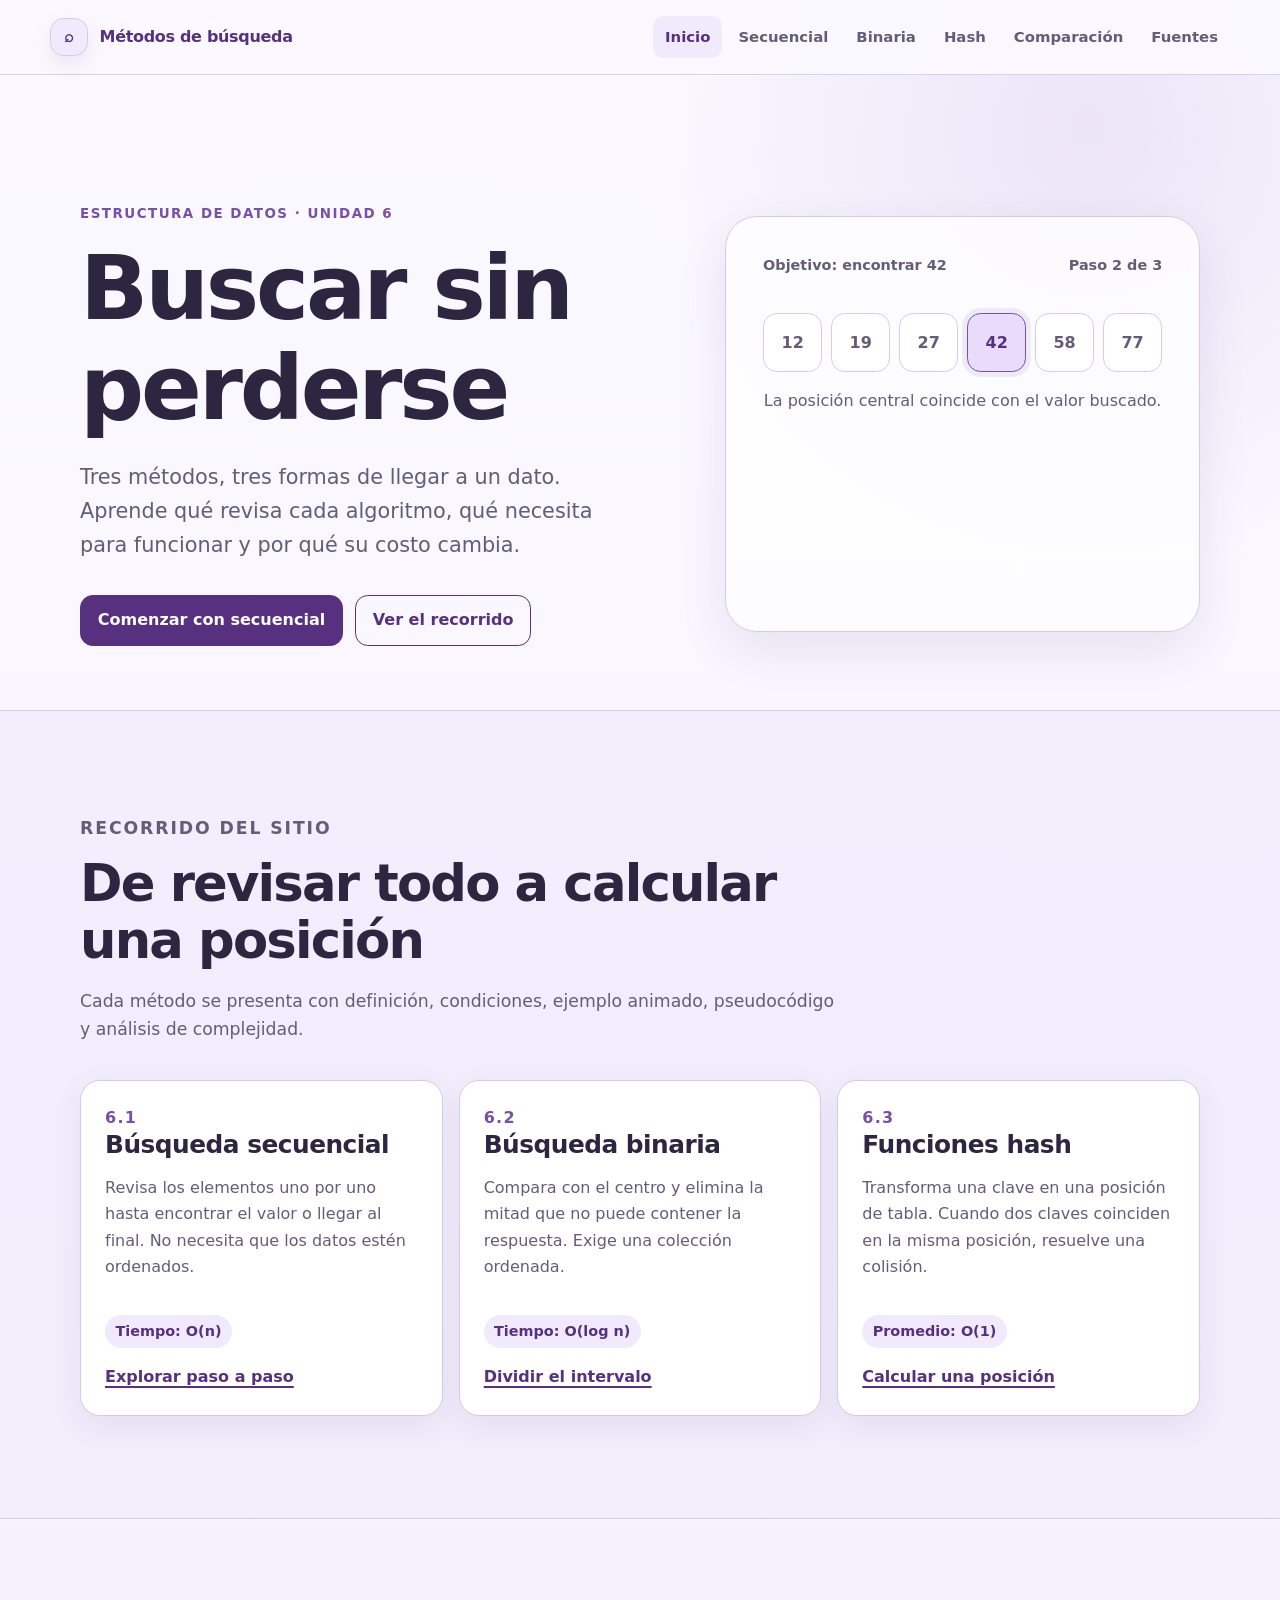
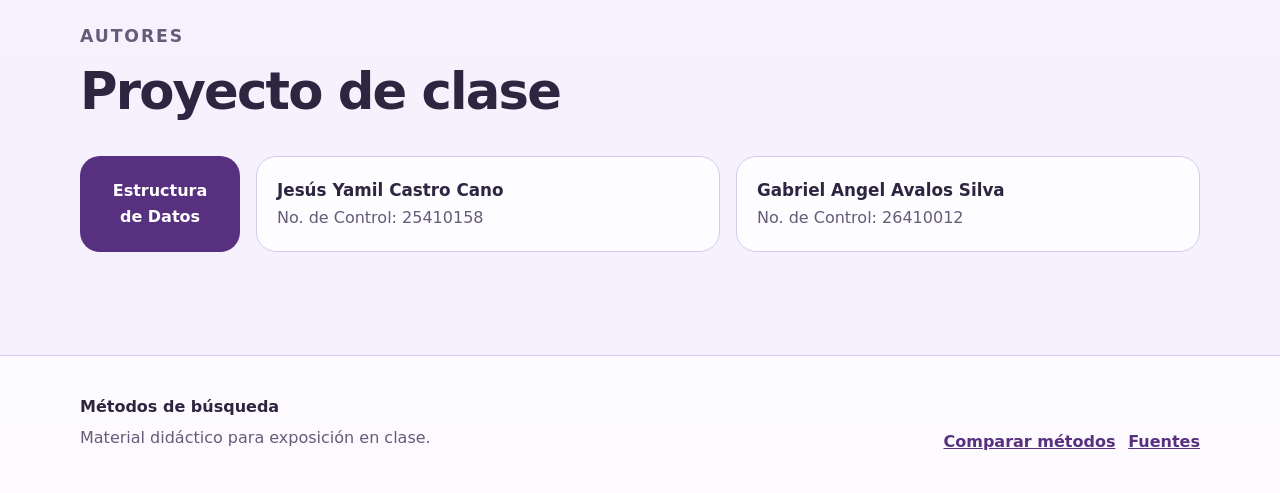
<file: index.html>
<!doctype html>
<html lang="es">
<head>
  <meta charset="utf-8">
  <meta name="viewport" content="width=device-width, initial-scale=1">
  <meta name="description" content="Sitio interactivo sobre búsqueda secuencial, búsqueda binaria y funciones hash para Estructura de Datos.">
  <title>Métodos de búsqueda | Estructura de Datos</title>
  <link rel="stylesheet" href="styles.css">
</head>
<body data-page="home">
  <a class="skip-link" href="#contenido">Saltar al contenido</a>
  <header class="site-header">
    <div class="nav-shell">
      <a class="brand" href="index.html"><span class="brand-mark">⌕</span><span>Métodos de búsqueda</span></a>
      <button class="nav-toggle" type="button" aria-expanded="false" aria-controls="main-nav">Menú</button>
      <nav class="main-nav" id="main-nav" aria-label="Navegación principal">
        <a data-nav="home" href="index.html">Inicio</a>
        <a data-nav="sequential" href="secuencial.html">Secuencial</a>
        <a data-nav="binary" href="binaria.html">Binaria</a>
        <a data-nav="hash" href="hash.html">Hash</a>
        <a data-nav="compare" href="comparacion.html">Comparación</a>
        <a data-nav="sources" href="fuentes.html">Fuentes</a>
      </nav>
    </div>
  </header>

  <main id="contenido">
    <section class="hero">
      <div class="container hero-grid">
        <div>
          <p class="eyebrow">Estructura de Datos · Unidad 6</p>
          <h1>Buscar sin perderse</h1>
          <p class="lede">Tres métodos, tres formas de llegar a un dato. Aprende qué revisa cada algoritmo, qué necesita para funcionar y por qué su costo cambia.</p>
          <div class="hero-actions">
            <a class="button" href="secuencial.html">Comenzar con secuencial</a>
            <a class="button secondary" href="#recorrido">Ver el recorrido</a>
          </div>
        </div>
        <div class="hero-visual" aria-label="Ejemplo visual de una búsqueda">
          <div class="visual-label"><span>Objetivo: encontrar 42</span><span>Paso 2 de 3</span></div>
          <div class="mini-search">
            <div class="mini-row">
              <span class="mini-cell">12</span><span class="mini-cell">19</span><span class="mini-cell">27</span>
              <span class="mini-cell active">42</span><span class="mini-cell">58</span><span class="mini-cell">77</span>
            </div>
            <p class="mini-caption">La posición central coincide con el valor buscado.</p>
          </div>
        </div>
      </div>
    </section>

    <section class="section tint" id="recorrido">
      <div class="container">
        <div class="section-head">
          <p class="eyebrow">Recorrido del sitio</p>
          <h2>De revisar todo a calcular una posición</h2>
          <p>Cada método se presenta con definición, condiciones, ejemplo animado, pseudocódigo y análisis de complejidad.</p>
        </div>
        <div class="topic-grid">
          <article class="topic-card">
            <span class="number">6.1</span>
            <h3>Búsqueda secuencial</h3>
            <p>Revisa los elementos uno por uno hasta encontrar el valor o llegar al final. No necesita que los datos estén ordenados.</p>
            <span class="complexity">Tiempo: O(n)</span>
            <a href="secuencial.html">Explorar paso a paso</a>
          </article>
          <article class="topic-card">
            <span class="number">6.2</span>
            <h3>Búsqueda binaria</h3>
            <p>Compara con el centro y elimina la mitad que no puede contener la respuesta. Exige una colección ordenada.</p>
            <span class="complexity">Tiempo: O(log n)</span>
            <a href="binaria.html">Dividir el intervalo</a>
          </article>
          <article class="topic-card">
            <span class="number">6.3</span>
            <h3>Funciones hash</h3>
            <p>Transforma una clave en una posición de tabla. Cuando dos claves coinciden en la misma posición, resuelve una colisión.</p>
            <span class="complexity">Promedio: O(1)</span>
            <a href="hash.html">Calcular una posición</a>
          </article>
        </div>
      </div>
    </section>

    <section class="section">
      <div class="container">
        <div class="section-head">
          <p class="eyebrow">Autores</p>
          <h2>Proyecto de clase</h2>
        </div>
        <div class="author-strip">
          <div class="subject-mark">Estructura<br>de Datos</div>
          <div class="author"><strong>Jesús Yamil Castro Cano</strong><span>No. de Control: 25410158</span></div>
          <div class="author"><strong>Gabriel Angel Avalos Silva</strong><span>No. de Control: 26410012</span></div>
        </div>
      </div>
    </section>
  </main>

  <footer class="site-footer">
    <div class="container footer-grid">
      <div><strong>Métodos de búsqueda</strong><p>Material didáctico para exposición en clase.</p></div>
      <nav class="footer-nav" aria-label="Enlaces del pie">
        <a href="comparacion.html">Comparar métodos</a><a href="fuentes.html">Fuentes</a>
      </nav>
    </div>
  </footer>
  <script src="common.js"></script>
</body>
</html>
</file>
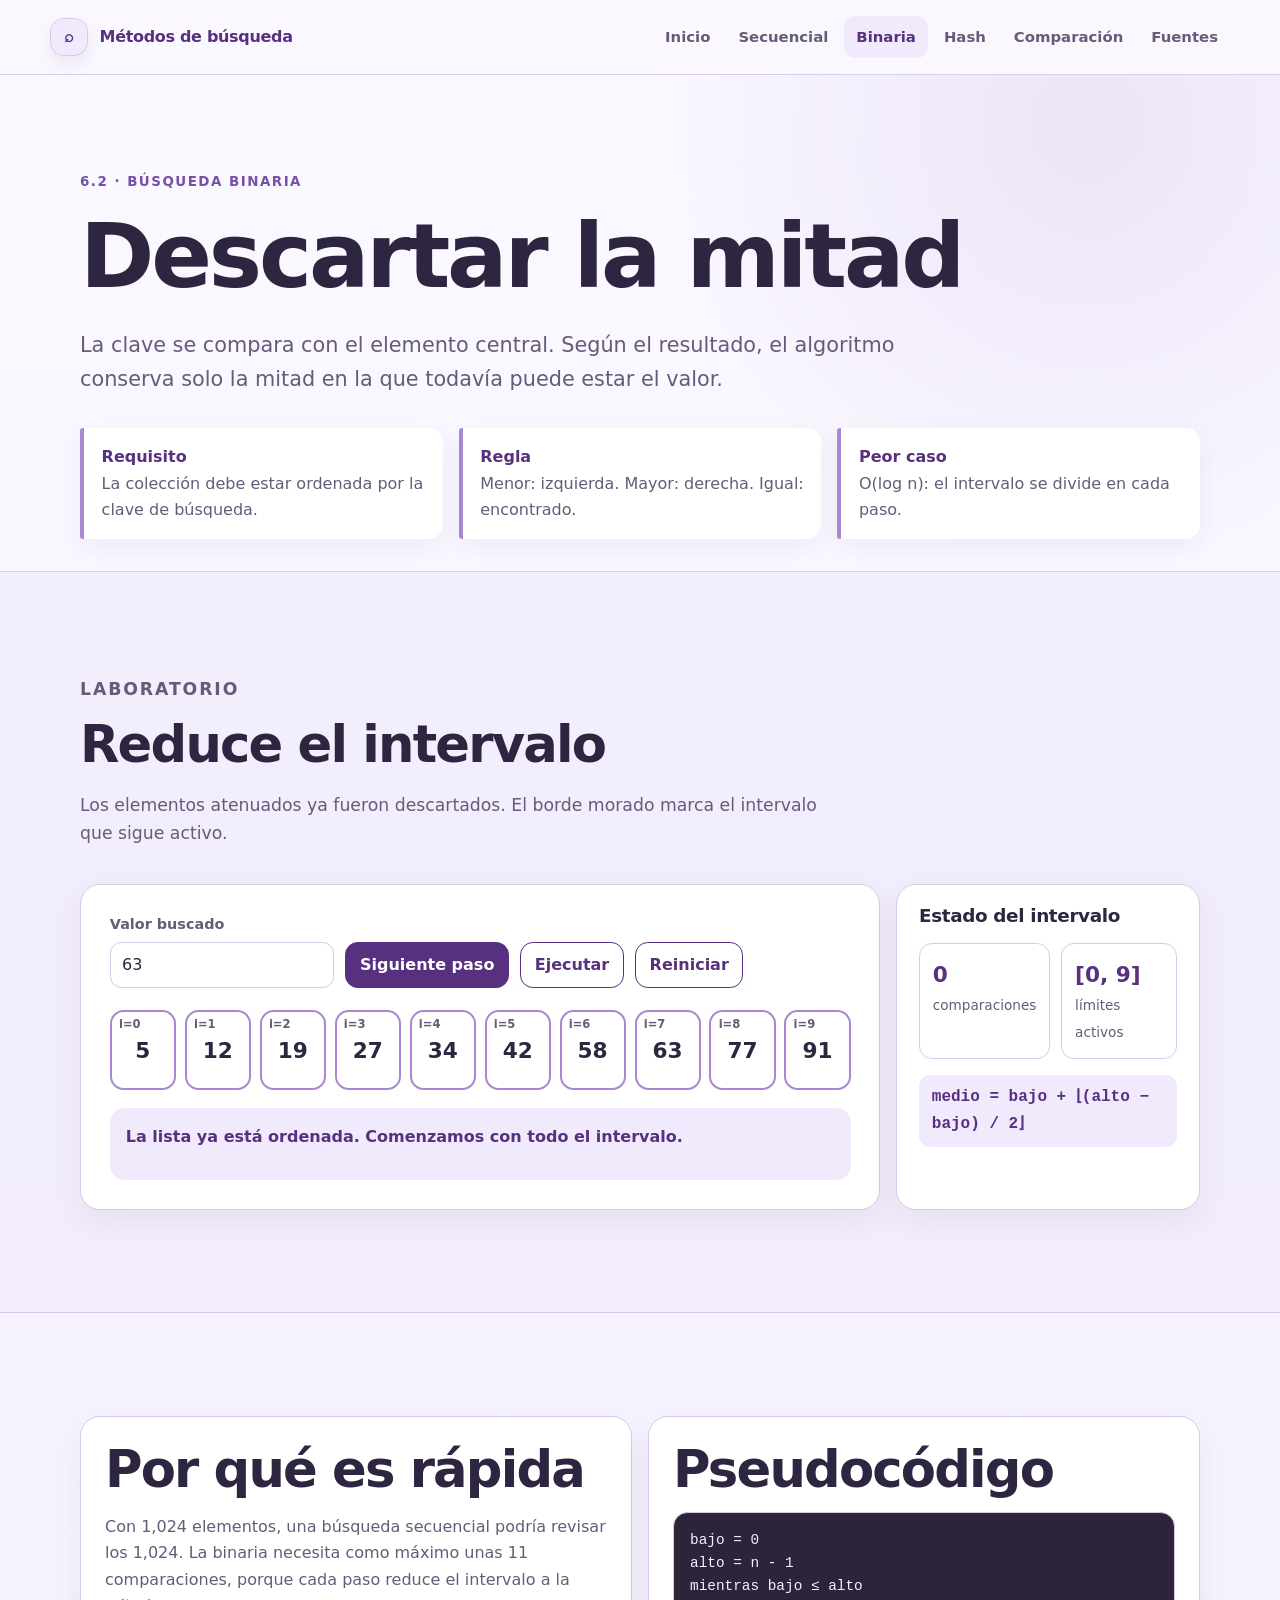
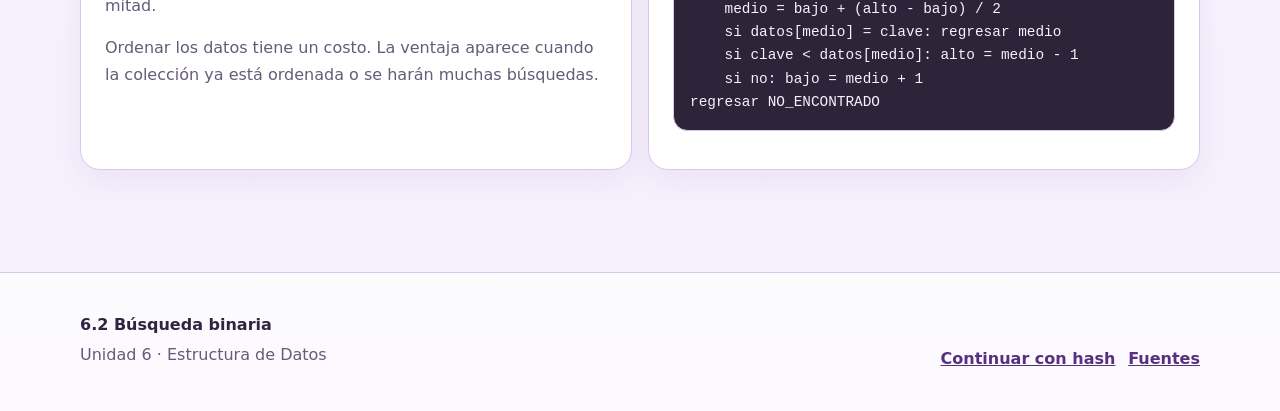
<file: binaria.html>
<!doctype html>
<html lang="es">
<head>
  <meta charset="utf-8"><meta name="viewport" content="width=device-width, initial-scale=1">
  <meta name="description" content="Explicación y demostración interactiva de la búsqueda binaria.">
  <title>6.2 Búsqueda binaria | Métodos de búsqueda</title>
  <link rel="stylesheet" href="styles.css">
</head>
<body data-page="binary">
  <a class="skip-link" href="#contenido">Saltar al contenido</a>
  <header class="site-header"><div class="nav-shell">
    <a class="brand" href="index.html"><span class="brand-mark">⌕</span><span>Métodos de búsqueda</span></a>
    <button class="nav-toggle" type="button" aria-expanded="false" aria-controls="main-nav">Menú</button>
    <nav class="main-nav" id="main-nav" aria-label="Navegación principal">
      <a data-nav="home" href="index.html">Inicio</a><a data-nav="sequential" href="secuencial.html">Secuencial</a>
      <a data-nav="binary" href="binaria.html">Binaria</a><a data-nav="hash" href="hash.html">Hash</a>
      <a data-nav="compare" href="comparacion.html">Comparación</a><a data-nav="sources" href="fuentes.html">Fuentes</a>
    </nav>
  </div></header>

  <main id="contenido">
    <section class="page-hero"><div class="container">
      <p class="eyebrow">6.2 · Búsqueda binaria</p>
      <h1>Descartar la mitad</h1>
      <p class="lede">La clave se compara con el elemento central. Según el resultado, el algoritmo conserva solo la mitad en la que todavía puede estar el valor.</p>
      <div class="concept-band">
        <div class="concept"><strong>Requisito</strong><span>La colección debe estar ordenada por la clave de búsqueda.</span></div>
        <div class="concept"><strong>Regla</strong><span>Menor: izquierda. Mayor: derecha. Igual: encontrado.</span></div>
        <div class="concept"><strong>Peor caso</strong><span>O(log n): el intervalo se divide en cada paso.</span></div>
      </div>
    </div></section>

    <section class="section tint"><div class="container">
      <div class="section-head"><p class="eyebrow">Laboratorio</p><h2>Reduce el intervalo</h2><p>Los elementos atenuados ya fueron descartados. El borde morado marca el intervalo que sigue activo.</p></div>
      <div class="demo-shell">
        <div class="demo-main">
          <div class="controls">
            <div class="field"><label for="binary-target">Valor buscado</label><input id="binary-target" type="number" value="63"></div>
            <button class="button small" id="binary-next" type="button">Siguiente paso</button>
            <button class="button secondary small" id="binary-auto" type="button">Ejecutar</button>
            <button class="button secondary small" id="binary-reset" type="button">Reiniciar</button>
          </div>
          <div class="array" id="binary-array" aria-label="Lista ordenada"></div>
          <div class="status" id="binary-status" aria-live="polite"></div>
        </div>
        <aside class="demo-side">
          <h3>Estado del intervalo</h3>
          <div class="metrics">
            <div class="metric"><strong id="binary-comparisons">0</strong><span>comparaciones</span></div>
            <div class="metric"><strong id="binary-interval">[0, 9]</strong><span>límites activos</span></div>
          </div>
          <p><span class="formula">medio = bajo + ⌊(alto − bajo) / 2⌋</span></p>
        </aside>
      </div>
    </div></section>

    <section class="section"><div class="container two-column">
      <article class="content-panel"><h2>Por qué es rápida</h2><p>Con 1,024 elementos, una búsqueda secuencial podría revisar los 1,024. La binaria necesita como máximo unas 11 comparaciones, porque cada paso reduce el intervalo a la mitad.</p><p>Ordenar los datos tiene un costo. La ventaja aparece cuando la colección ya está ordenada o se harán muchas búsquedas.</p></article>
      <article class="content-panel"><h2>Pseudocódigo</h2><pre><code>bajo = 0
alto = n - 1
mientras bajo ≤ alto
    medio = bajo + (alto - bajo) / 2
    si datos[medio] = clave: regresar medio
    si clave &lt; datos[medio]: alto = medio - 1
    si no: bajo = medio + 1
regresar NO_ENCONTRADO</code></pre></article>
    </div></section>
  </main>

  <footer class="site-footer"><div class="container footer-grid"><div><strong>6.2 Búsqueda binaria</strong><p>Unidad 6 · Estructura de Datos</p></div><nav class="footer-nav"><a href="hash.html">Continuar con hash</a><a href="fuentes.html">Fuentes</a></nav></div></footer>
  <script src="common.js"></script><script src="demos.js"></script>
</body>
</html>
</file>
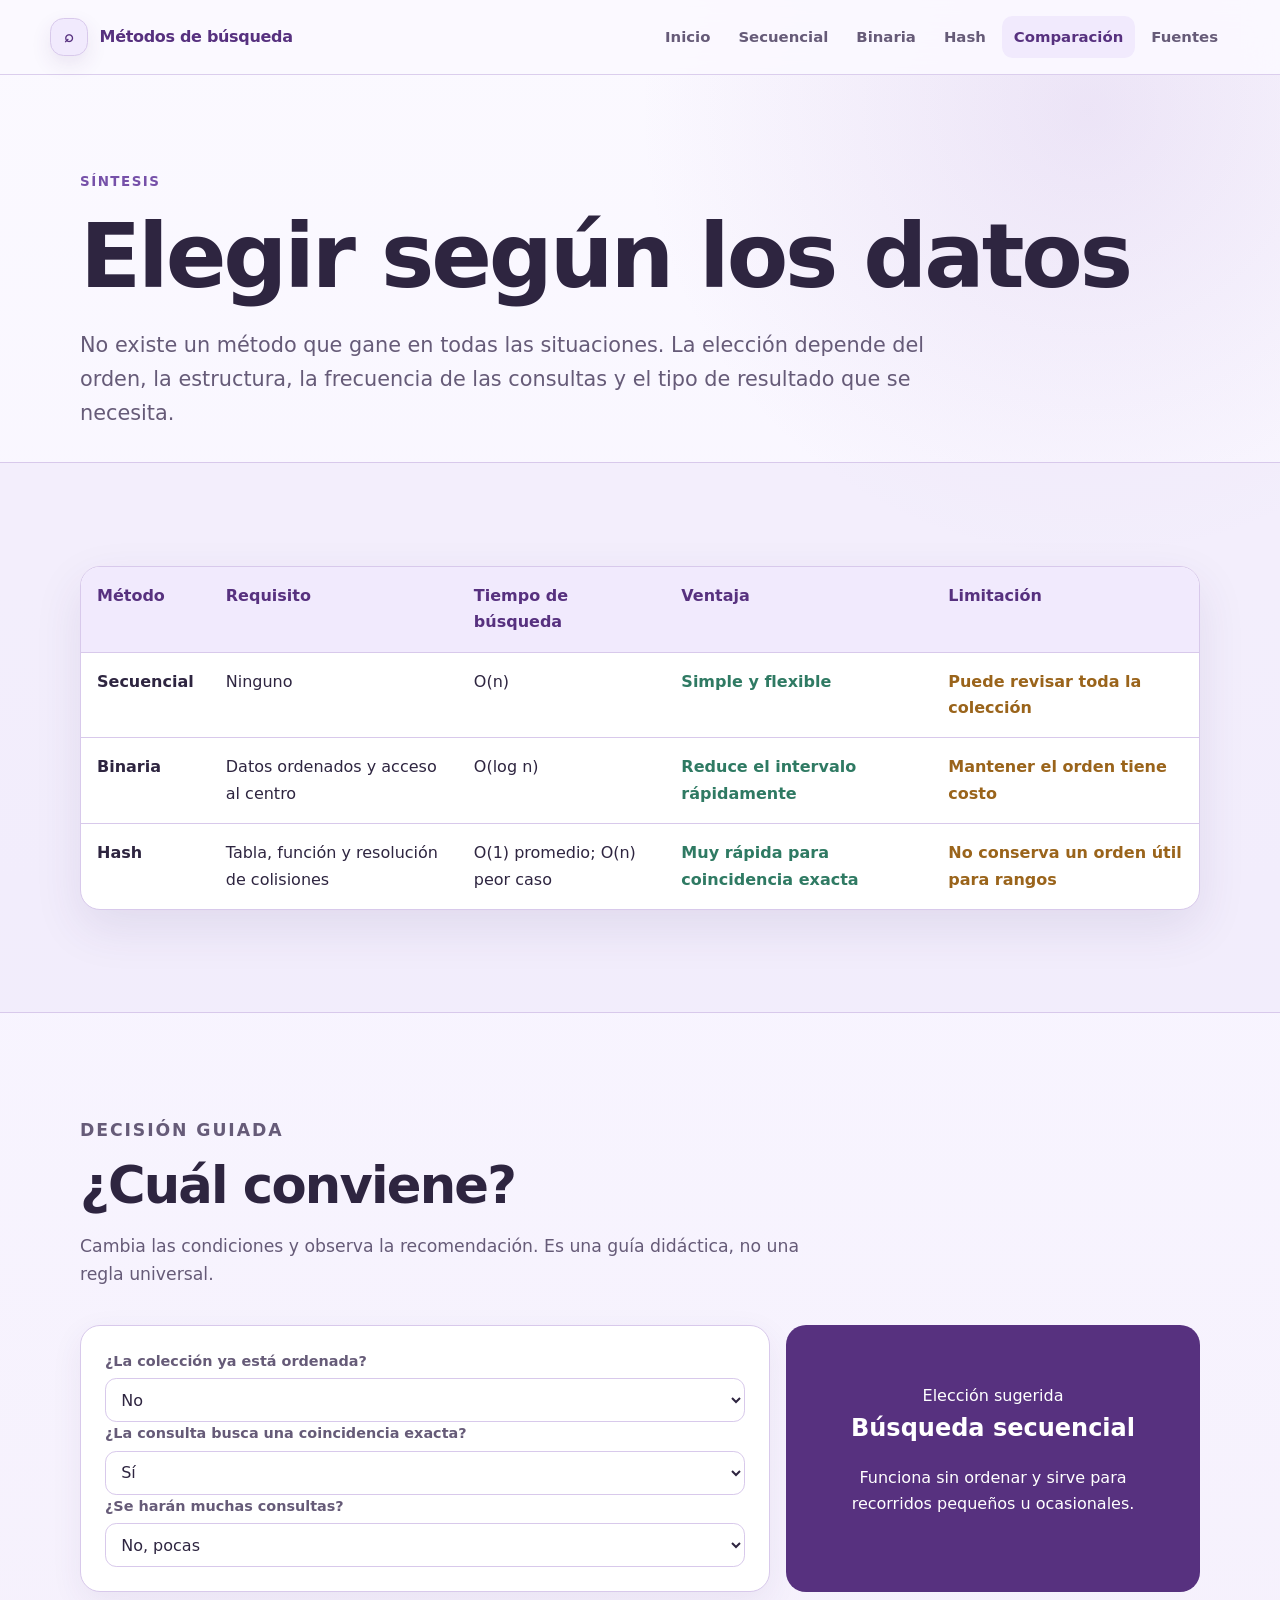
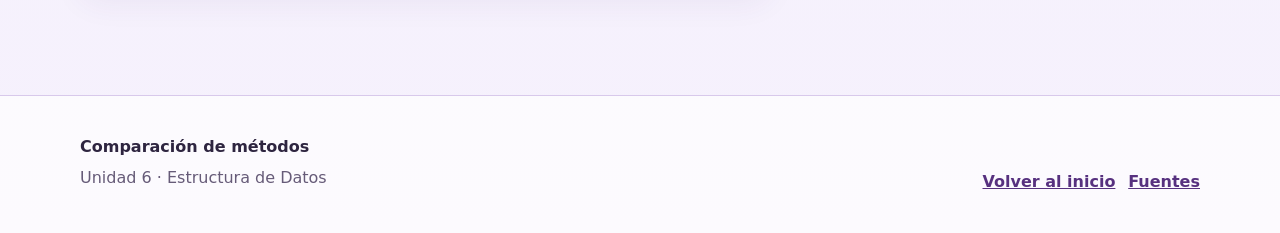
<file: comparacion.html>
<!doctype html>
<html lang="es">
<head>
  <meta charset="utf-8"><meta name="viewport" content="width=device-width, initial-scale=1">
  <meta name="description" content="Comparación entre búsqueda secuencial, binaria y mediante funciones hash.">
  <title>Comparación | Métodos de búsqueda</title>
  <link rel="stylesheet" href="styles.css">
</head>
<body data-page="compare">
  <a class="skip-link" href="#contenido">Saltar al contenido</a>
  <header class="site-header"><div class="nav-shell">
    <a class="brand" href="index.html"><span class="brand-mark">⌕</span><span>Métodos de búsqueda</span></a>
    <button class="nav-toggle" type="button" aria-expanded="false" aria-controls="main-nav">Menú</button>
    <nav class="main-nav" id="main-nav" aria-label="Navegación principal">
      <a data-nav="home" href="index.html">Inicio</a><a data-nav="sequential" href="secuencial.html">Secuencial</a>
      <a data-nav="binary" href="binaria.html">Binaria</a><a data-nav="hash" href="hash.html">Hash</a>
      <a data-nav="compare" href="comparacion.html">Comparación</a><a data-nav="sources" href="fuentes.html">Fuentes</a>
    </nav>
  </div></header>

  <main id="contenido">
    <section class="page-hero"><div class="container">
      <p class="eyebrow">Síntesis</p>
      <h1>Elegir según los datos</h1>
      <p class="lede">No existe un método que gane en todas las situaciones. La elección depende del orden, la estructura, la frecuencia de las consultas y el tipo de resultado que se necesita.</p>
    </div></section>

    <section class="section tint"><div class="container">
      <div class="comparison-wrap">
        <table class="comparison">
          <thead><tr><th>Método</th><th>Requisito</th><th>Tiempo de búsqueda</th><th>Ventaja</th><th>Limitación</th></tr></thead>
          <tbody>
            <tr><td><strong>Secuencial</strong></td><td>Ninguno</td><td>O(n)</td><td class="good">Simple y flexible</td><td class="caution">Puede revisar toda la colección</td></tr>
            <tr><td><strong>Binaria</strong></td><td>Datos ordenados y acceso al centro</td><td>O(log n)</td><td class="good">Reduce el intervalo rápidamente</td><td class="caution">Mantener el orden tiene costo</td></tr>
            <tr><td><strong>Hash</strong></td><td>Tabla, función y resolución de colisiones</td><td>O(1) promedio; O(n) peor caso</td><td class="good">Muy rápida para coincidencia exacta</td><td class="caution">No conserva un orden útil para rangos</td></tr>
          </tbody>
        </table>
      </div>
    </div></section>

    <section class="section"><div class="container">
      <div class="section-head"><p class="eyebrow">Decisión guiada</p><h2>¿Cuál conviene?</h2><p>Cambia las condiciones y observa la recomendación. Es una guía didáctica, no una regla universal.</p></div>
      <div class="decision">
        <form class="content-panel" id="decision-form">
          <div class="field"><label for="sorted">¿La colección ya está ordenada?</label><select id="sorted" name="sorted"><option value="no">No</option><option value="yes">Sí</option></select></div>
          <div class="field"><label for="exact">¿La consulta busca una coincidencia exacta?</label><select id="exact" name="exact"><option value="yes">Sí</option><option value="no">No, necesito rangos u orden</option></select></div>
          <div class="field"><label for="repeated">¿Se harán muchas consultas?</label><select id="repeated" name="repeated"><option value="no">No, pocas</option><option value="yes">Sí, muchas</option></select></div>
        </form>
        <div class="decision-result" id="decision-result" aria-live="polite"></div>
      </div>
    </div></section>
  </main>

  <footer class="site-footer"><div class="container footer-grid"><div><strong>Comparación de métodos</strong><p>Unidad 6 · Estructura de Datos</p></div><nav class="footer-nav"><a href="index.html">Volver al inicio</a><a href="fuentes.html">Fuentes</a></nav></div></footer>
  <script src="common.js"></script><script src="demos.js"></script>
</body>
</html>
</file>
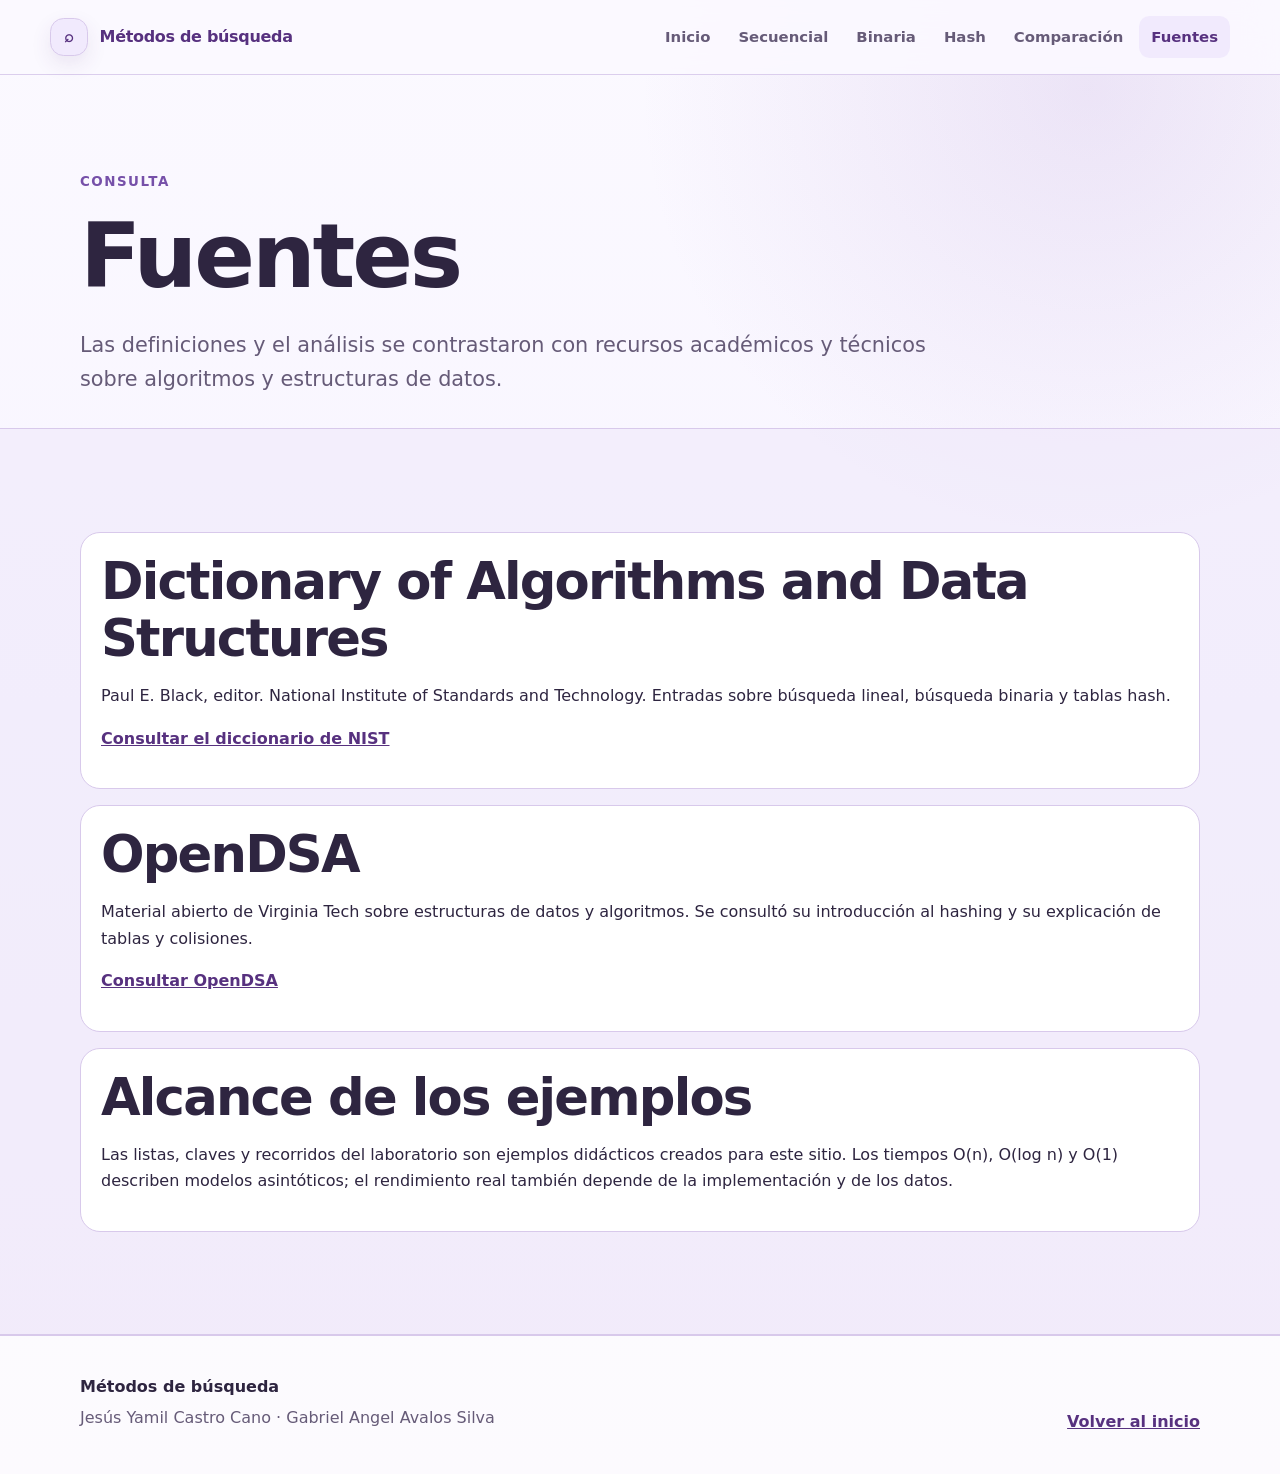
<file: fuentes.html>
<!doctype html>
<html lang="es">
<head>
  <meta charset="utf-8"><meta name="viewport" content="width=device-width, initial-scale=1">
  <meta name="description" content="Fuentes consultadas para el sitio Métodos de búsqueda.">
  <title>Fuentes | Métodos de búsqueda</title>
  <link rel="stylesheet" href="styles.css">
</head>
<body data-page="sources">
  <a class="skip-link" href="#contenido">Saltar al contenido</a>
  <header class="site-header"><div class="nav-shell">
    <a class="brand" href="index.html"><span class="brand-mark">⌕</span><span>Métodos de búsqueda</span></a>
    <button class="nav-toggle" type="button" aria-expanded="false" aria-controls="main-nav">Menú</button>
    <nav class="main-nav" id="main-nav" aria-label="Navegación principal">
      <a data-nav="home" href="index.html">Inicio</a><a data-nav="sequential" href="secuencial.html">Secuencial</a>
      <a data-nav="binary" href="binaria.html">Binaria</a><a data-nav="hash" href="hash.html">Hash</a>
      <a data-nav="compare" href="comparacion.html">Comparación</a><a data-nav="sources" href="fuentes.html">Fuentes</a>
    </nav>
  </div></header>

  <main id="contenido">
    <section class="page-hero"><div class="container">
      <p class="eyebrow">Consulta</p>
      <h1>Fuentes</h1>
      <p class="lede">Las definiciones y el análisis se contrastaron con recursos académicos y técnicos sobre algoritmos y estructuras de datos.</p>
    </div></section>
    <section class="section tint"><div class="container source-list">
      <article class="source"><h2>Dictionary of Algorithms and Data Structures</h2><p>Paul E. Black, editor. National Institute of Standards and Technology. Entradas sobre búsqueda lineal, búsqueda binaria y tablas hash.</p><p><a href="https://xlinux.nist.gov/dads/" rel="noreferrer">Consultar el diccionario de NIST</a></p></article>
      <article class="source"><h2>OpenDSA</h2><p>Material abierto de Virginia Tech sobre estructuras de datos y algoritmos. Se consultó su introducción al hashing y su explicación de tablas y colisiones.</p><p><a href="https://opendsa-server.cs.vt.edu/" rel="noreferrer">Consultar OpenDSA</a></p></article>
      <article class="source"><h2>Alcance de los ejemplos</h2><p>Las listas, claves y recorridos del laboratorio son ejemplos didácticos creados para este sitio. Los tiempos O(n), O(log n) y O(1) describen modelos asintóticos; el rendimiento real también depende de la implementación y de los datos.</p></article>
    </div></section>
  </main>

  <footer class="site-footer"><div class="container footer-grid"><div><strong>Métodos de búsqueda</strong><p>Jesús Yamil Castro Cano · Gabriel Angel Avalos Silva</p></div><nav class="footer-nav"><a href="index.html">Volver al inicio</a></nav></div></footer>
  <script src="common.js"></script>
</body>
</html>
</file>
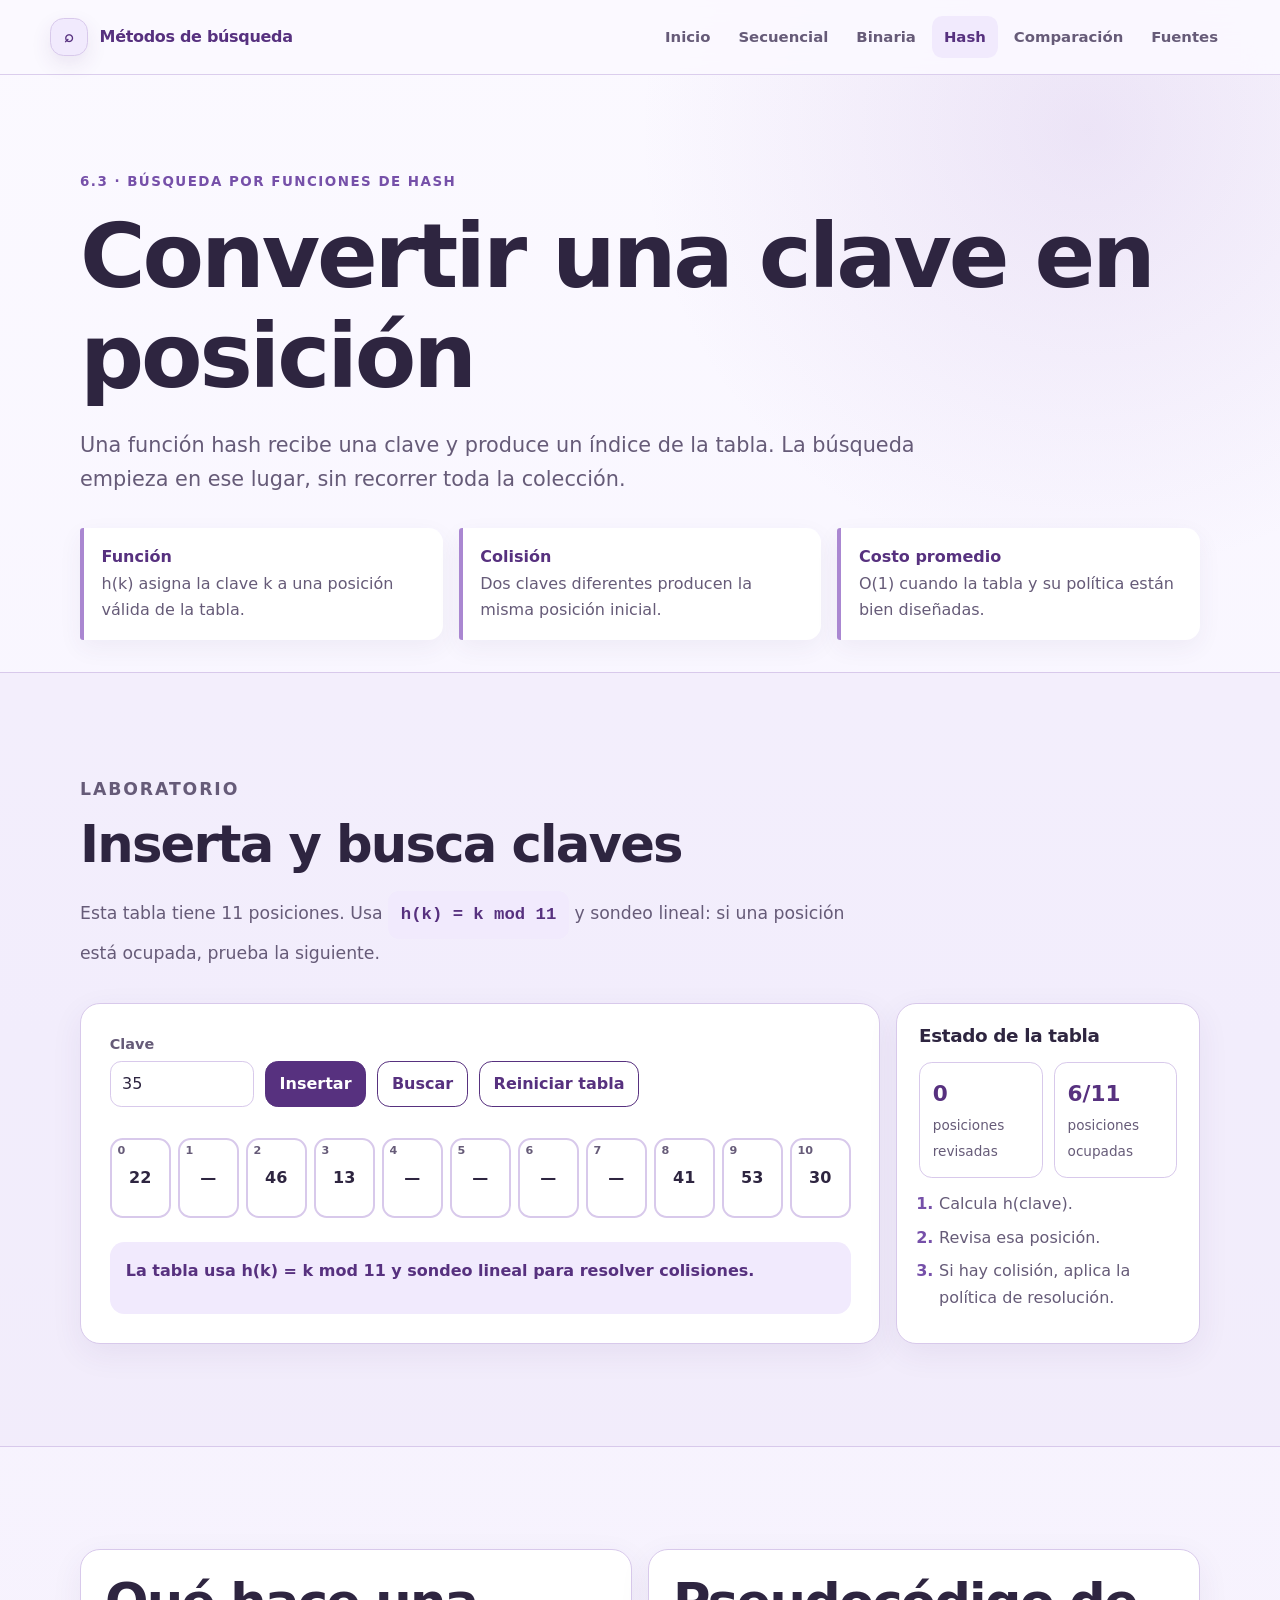
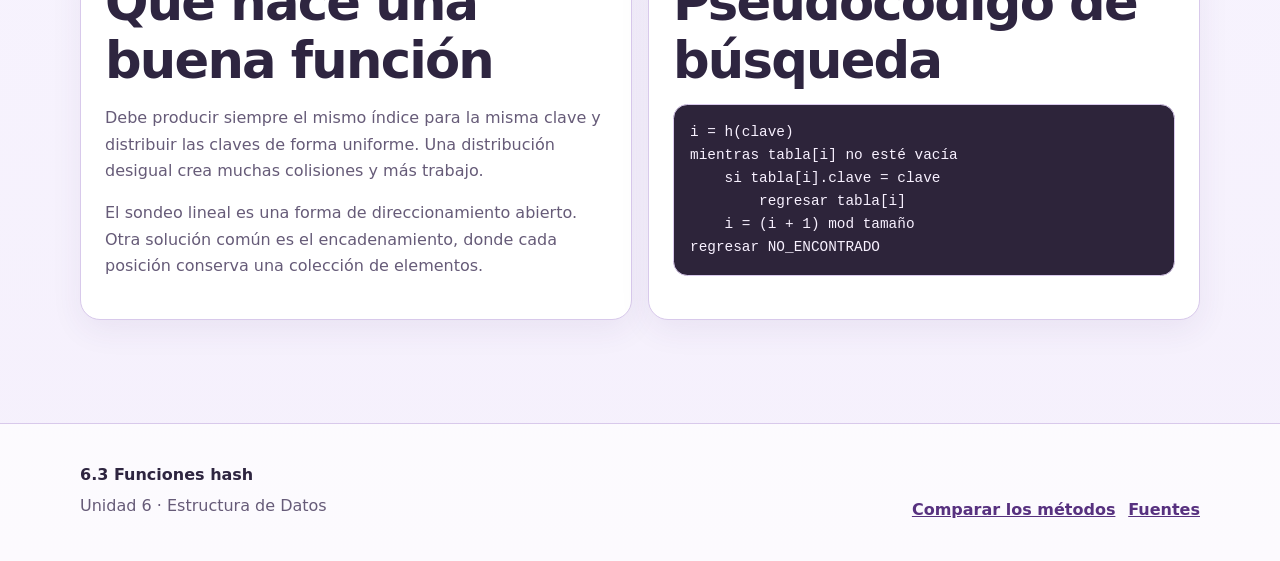
<file: hash.html>
<!doctype html>
<html lang="es">
<head>
  <meta charset="utf-8"><meta name="viewport" content="width=device-width, initial-scale=1">
  <meta name="description" content="Explicación y demostración interactiva de búsqueda mediante funciones hash.">
  <title>6.3 Funciones hash | Métodos de búsqueda</title>
  <link rel="stylesheet" href="styles.css">
</head>
<body data-page="hash">
  <a class="skip-link" href="#contenido">Saltar al contenido</a>
  <header class="site-header"><div class="nav-shell">
    <a class="brand" href="index.html"><span class="brand-mark">⌕</span><span>Métodos de búsqueda</span></a>
    <button class="nav-toggle" type="button" aria-expanded="false" aria-controls="main-nav">Menú</button>
    <nav class="main-nav" id="main-nav" aria-label="Navegación principal">
      <a data-nav="home" href="index.html">Inicio</a><a data-nav="sequential" href="secuencial.html">Secuencial</a>
      <a data-nav="binary" href="binaria.html">Binaria</a><a data-nav="hash" href="hash.html">Hash</a>
      <a data-nav="compare" href="comparacion.html">Comparación</a><a data-nav="sources" href="fuentes.html">Fuentes</a>
    </nav>
  </div></header>

  <main id="contenido">
    <section class="page-hero"><div class="container">
      <p class="eyebrow">6.3 · Búsqueda por funciones de hash</p>
      <h1>Convertir una clave en posición</h1>
      <p class="lede">Una función hash recibe una clave y produce un índice de la tabla. La búsqueda empieza en ese lugar, sin recorrer toda la colección.</p>
      <div class="concept-band">
        <div class="concept"><strong>Función</strong><span>h(k) asigna la clave k a una posición válida de la tabla.</span></div>
        <div class="concept"><strong>Colisión</strong><span>Dos claves diferentes producen la misma posición inicial.</span></div>
        <div class="concept"><strong>Costo promedio</strong><span>O(1) cuando la tabla y su política están bien diseñadas.</span></div>
      </div>
    </div></section>

    <section class="section tint"><div class="container">
      <div class="section-head"><p class="eyebrow">Laboratorio</p><h2>Inserta y busca claves</h2><p>Esta tabla tiene 11 posiciones. Usa <span class="formula">h(k) = k mod 11</span> y sondeo lineal: si una posición está ocupada, prueba la siguiente.</p></div>
      <div class="demo-shell">
        <div class="demo-main">
          <div class="controls">
            <div class="field"><label for="hash-key">Clave</label><input id="hash-key" type="number" min="0" max="999" value="35"></div>
            <button class="button small" id="hash-insert" type="button">Insertar</button>
            <button class="button secondary small" id="hash-search" type="button">Buscar</button>
            <button class="button secondary small" id="hash-reset" type="button">Reiniciar tabla</button>
          </div>
          <div class="hash-table" id="hash-table" aria-label="Tabla hash"></div>
          <div class="status" id="hash-status" aria-live="polite">La tabla usa h(k) = k mod 11 y sondeo lineal para resolver colisiones.</div>
        </div>
        <aside class="demo-side">
          <h3>Estado de la tabla</h3>
          <div class="metrics">
            <div class="metric"><strong id="hash-operations">0</strong><span>posiciones revisadas</span></div>
            <div class="metric"><strong id="hash-load">6/11</strong><span>posiciones ocupadas</span></div>
          </div>
          <ol class="steps"><li>Calcula h(clave).</li><li>Revisa esa posición.</li><li>Si hay colisión, aplica la política de resolución.</li></ol>
        </aside>
      </div>
    </div></section>

    <section class="section"><div class="container two-column">
      <article class="content-panel"><h2>Qué hace una buena función</h2><p>Debe producir siempre el mismo índice para la misma clave y distribuir las claves de forma uniforme. Una distribución desigual crea muchas colisiones y más trabajo.</p><p>El sondeo lineal es una forma de direccionamiento abierto. Otra solución común es el encadenamiento, donde cada posición conserva una colección de elementos.</p></article>
      <article class="content-panel"><h2>Pseudocódigo de búsqueda</h2><pre><code>i = h(clave)
mientras tabla[i] no esté vacía
    si tabla[i].clave = clave
        regresar tabla[i]
    i = (i + 1) mod tamaño
regresar NO_ENCONTRADO</code></pre></article>
    </div></section>
  </main>

  <footer class="site-footer"><div class="container footer-grid"><div><strong>6.3 Funciones hash</strong><p>Unidad 6 · Estructura de Datos</p></div><nav class="footer-nav"><a href="comparacion.html">Comparar los métodos</a><a href="fuentes.html">Fuentes</a></nav></div></footer>
  <script src="common.js"></script><script src="demos.js"></script>
</body>
</html>
</file>
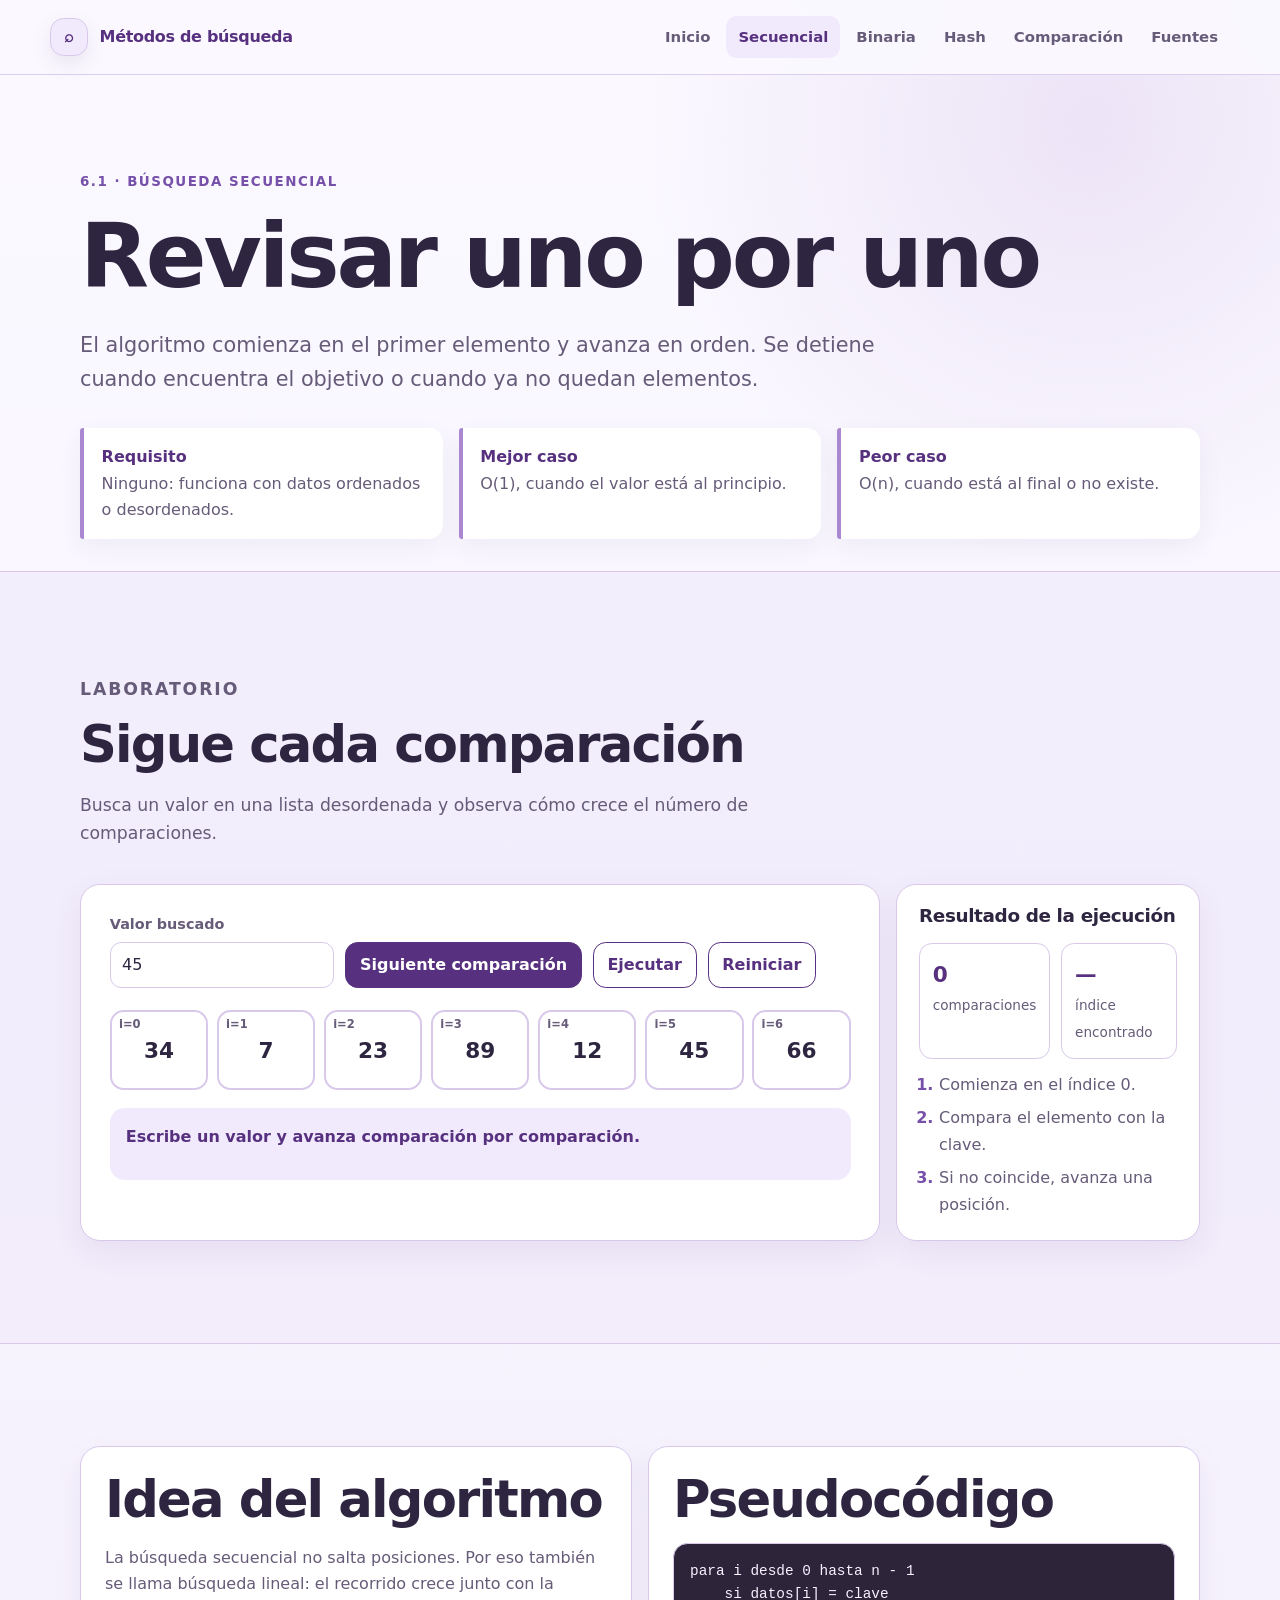
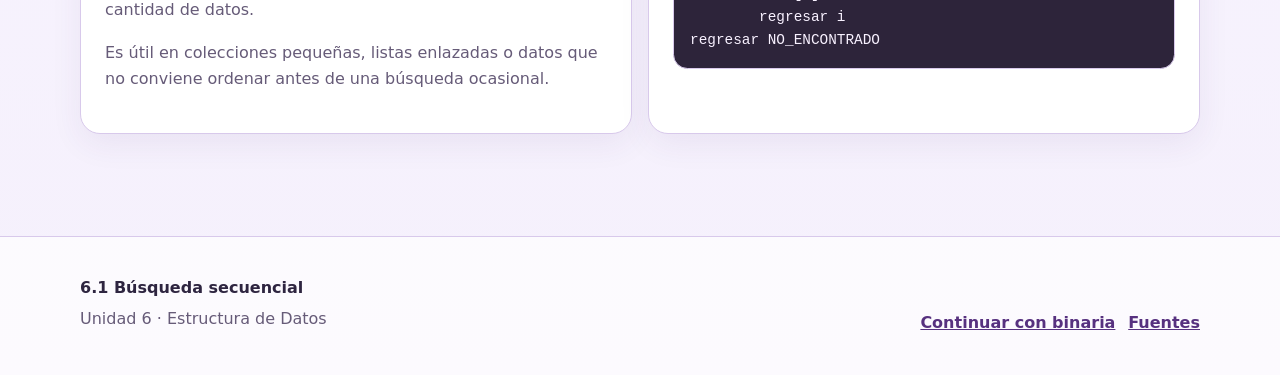
<file: secuencial.html>
<!doctype html>
<html lang="es">
<head>
  <meta charset="utf-8"><meta name="viewport" content="width=device-width, initial-scale=1">
  <meta name="description" content="Explicación y demostración interactiva de la búsqueda secuencial.">
  <title>6.1 Búsqueda secuencial | Métodos de búsqueda</title>
  <link rel="stylesheet" href="styles.css">
</head>
<body data-page="sequential">
  <a class="skip-link" href="#contenido">Saltar al contenido</a>
  <header class="site-header"><div class="nav-shell">
    <a class="brand" href="index.html"><span class="brand-mark">⌕</span><span>Métodos de búsqueda</span></a>
    <button class="nav-toggle" type="button" aria-expanded="false" aria-controls="main-nav">Menú</button>
    <nav class="main-nav" id="main-nav" aria-label="Navegación principal">
      <a data-nav="home" href="index.html">Inicio</a><a data-nav="sequential" href="secuencial.html">Secuencial</a>
      <a data-nav="binary" href="binaria.html">Binaria</a><a data-nav="hash" href="hash.html">Hash</a>
      <a data-nav="compare" href="comparacion.html">Comparación</a><a data-nav="sources" href="fuentes.html">Fuentes</a>
    </nav>
  </div></header>

  <main id="contenido">
    <section class="page-hero"><div class="container">
      <p class="eyebrow">6.1 · Búsqueda secuencial</p>
      <h1>Revisar uno por uno</h1>
      <p class="lede">El algoritmo comienza en el primer elemento y avanza en orden. Se detiene cuando encuentra el objetivo o cuando ya no quedan elementos.</p>
      <div class="concept-band">
        <div class="concept"><strong>Requisito</strong><span>Ninguno: funciona con datos ordenados o desordenados.</span></div>
        <div class="concept"><strong>Mejor caso</strong><span>O(1), cuando el valor está al principio.</span></div>
        <div class="concept"><strong>Peor caso</strong><span>O(n), cuando está al final o no existe.</span></div>
      </div>
    </div></section>

    <section class="section tint"><div class="container">
      <div class="section-head"><p class="eyebrow">Laboratorio</p><h2>Sigue cada comparación</h2><p>Busca un valor en una lista desordenada y observa cómo crece el número de comparaciones.</p></div>
      <div class="demo-shell">
        <div class="demo-main">
          <div class="controls">
            <div class="field"><label for="sequential-target">Valor buscado</label><input id="sequential-target" type="number" value="45"></div>
            <button class="button small" id="sequential-next" type="button">Siguiente comparación</button>
            <button class="button secondary small" id="sequential-auto" type="button">Ejecutar</button>
            <button class="button secondary small" id="sequential-reset" type="button">Reiniciar</button>
          </div>
          <div class="array" id="sequential-array" aria-label="Lista de valores"></div>
          <div class="status" id="sequential-status" aria-live="polite"></div>
        </div>
        <aside class="demo-side">
          <h3>Resultado de la ejecución</h3>
          <div class="metrics">
            <div class="metric"><strong id="sequential-comparisons">0</strong><span>comparaciones</span></div>
            <div class="metric"><strong id="sequential-position">—</strong><span>índice encontrado</span></div>
          </div>
          <ol class="steps"><li>Comienza en el índice 0.</li><li>Compara el elemento con la clave.</li><li>Si no coincide, avanza una posición.</li></ol>
        </aside>
      </div>
    </div></section>

    <section class="section"><div class="container two-column">
      <article class="content-panel"><h2>Idea del algoritmo</h2><p>La búsqueda secuencial no salta posiciones. Por eso también se llama búsqueda lineal: el recorrido crece junto con la cantidad de datos.</p><p>Es útil en colecciones pequeñas, listas enlazadas o datos que no conviene ordenar antes de una búsqueda ocasional.</p></article>
      <article class="content-panel"><h2>Pseudocódigo</h2><pre><code>para i desde 0 hasta n - 1
    si datos[i] = clave
        regresar i
regresar NO_ENCONTRADO</code></pre></article>
    </div></section>
  </main>

  <footer class="site-footer"><div class="container footer-grid"><div><strong>6.1 Búsqueda secuencial</strong><p>Unidad 6 · Estructura de Datos</p></div><nav class="footer-nav"><a href="binaria.html">Continuar con binaria</a><a href="fuentes.html">Fuentes</a></nav></div></footer>
  <script src="common.js"></script><script src="demos.js"></script>
</body>
</html>
</file>
<file: styles.css>
:root {
  color-scheme: light;
  --bg: #f8f5ff;
  --surface: #ffffff;
  --surface-2: #f1eafd;
  --surface-3: #e8dcfa;
  --ink: #2e2540;
  --muted: #665b78;
  --line: #d8c9eb;
  --purple: #7650a9;
  --purple-strong: #57317f;
  --purple-soft: #aa87d1;
  --green: #2f7a63;
  --green-bg: #e0f4ec;
  --amber: #9a641b;
  --amber-bg: #fff0d4;
  --red: #a13f5d;
  --red-bg: #fde8ef;
  --shadow: 0 18px 48px rgba(73, 45, 108, 0.10);
  --radius: 1.25rem;
}

* { box-sizing: border-box; }

html { scroll-behavior: smooth; }

body {
  margin: 0;
  min-height: 100vh;
  background:
    radial-gradient(circle at 85% 6%, rgba(170, 135, 209, .18), transparent 28rem),
    linear-gradient(180deg, #fbf9ff 0%, var(--bg) 48%, #f5f0fc 100%);
  color: var(--ink);
  font-family: "Segoe UI", "Open Sans", system-ui, -apple-system, sans-serif;
  font-size: 1rem;
  line-height: 1.65;
}

a { color: inherit; }
button, input, select { font: inherit; }

.skip-link {
  position: fixed;
  z-index: 100;
  top: .75rem;
  left: .75rem;
  transform: translateY(-150%);
  background: var(--purple-strong);
  color: white;
  padding: .7rem 1rem;
  border-radius: .65rem;
}
.skip-link:focus { transform: translateY(0); }

.site-header {
  position: sticky;
  z-index: 50;
  top: 0;
  border-bottom: 1px solid rgba(216, 201, 235, .9);
  background: rgba(251, 249, 255, .90);
  backdrop-filter: blur(16px);
}

.nav-shell {
  width: min(1180px, calc(100% - 2rem));
  min-height: 4.6rem;
  margin-inline: auto;
  display: flex;
  align-items: center;
  justify-content: space-between;
  gap: 1rem;
}

.brand {
  display: inline-flex;
  align-items: center;
  gap: .75rem;
  color: var(--purple-strong);
  font-weight: 800;
  text-decoration: none;
  letter-spacing: -.02em;
}

.brand-mark {
  display: grid;
  width: 2.35rem;
  aspect-ratio: 1;
  place-items: center;
  border: 1px solid var(--line);
  border-radius: .85rem;
  background: var(--surface-2);
  box-shadow: 0 8px 20px rgba(86, 49, 127, .10);
}

.main-nav { display: flex; align-items: center; gap: .25rem; }
.main-nav a {
  padding: .55rem .75rem;
  border-radius: .65rem;
  color: var(--muted);
  font-size: .93rem;
  font-weight: 650;
  text-decoration: none;
}
.main-nav a:hover,
.main-nav a:focus-visible,
.main-nav a[aria-current="page"] {
  background: var(--surface-2);
  color: var(--purple-strong);
  outline: none;
}

.nav-toggle {
  display: none;
  border: 1px solid var(--line);
  border-radius: .7rem;
  background: var(--surface);
  color: var(--purple-strong);
  padding: .55rem .75rem;
  font-weight: 750;
}

main { overflow: hidden; }

.container {
  width: min(1120px, calc(100% - 2rem));
  margin-inline: auto;
}

.hero {
  padding: clamp(4.5rem, 10vw, 8rem) 0 4rem;
}

.hero-grid {
  display: grid;
  grid-template-columns: 1.08fr .92fr;
  align-items: center;
  gap: clamp(2.5rem, 7vw, 6rem);
}

.eyebrow {
  margin: 0 0 .8rem;
  color: var(--purple);
  font-size: .84rem;
  font-weight: 850;
  letter-spacing: .11em;
  text-transform: uppercase;
}

h1, h2, h3 {
  margin: 0;
  color: var(--ink);
  line-height: 1.12;
  letter-spacing: -.035em;
}
h1 { font-size: clamp(3rem, 7vw, 5.8rem); }
h2 { font-size: clamp(2rem, 4vw, 3.4rem); }
h3 { font-size: clamp(1.2rem, 2vw, 1.55rem); letter-spacing: -.02em; }

.lede {
  max-width: 43rem;
  margin: 1.35rem 0 0;
  color: var(--muted);
  font-size: clamp(1.08rem, 2vw, 1.3rem);
}

.hero-actions {
  display: flex;
  flex-wrap: wrap;
  gap: .75rem;
  margin-top: 2rem;
}

.button {
  display: inline-flex;
  min-height: 3rem;
  align-items: center;
  justify-content: center;
  border: 1px solid var(--purple-strong);
  border-radius: .8rem;
  background: var(--purple-strong);
  color: white;
  padding: .72rem 1.05rem;
  font-weight: 800;
  text-decoration: none;
  cursor: pointer;
  transition: transform .18s ease, background .18s ease, box-shadow .18s ease;
}
.button:hover { transform: translateY(-2px); box-shadow: 0 10px 24px rgba(86, 49, 127, .18); }
.button.secondary { background: transparent; color: var(--purple-strong); }
.button.secondary:hover { background: var(--surface-2); }
.button.small { min-height: 2.65rem; padding: .55rem .85rem; }
.button:disabled { cursor: not-allowed; opacity: .5; transform: none; box-shadow: none; }

.hero-visual {
  position: relative;
  min-height: 26rem;
  border: 1px solid var(--line);
  border-radius: 2rem;
  background: rgba(255,255,255,.78);
  box-shadow: var(--shadow);
  padding: clamp(1.4rem, 4vw, 2.3rem);
}

.visual-label {
  display: flex;
  align-items: center;
  justify-content: space-between;
  gap: 1rem;
  color: var(--muted);
  font-size: .9rem;
  font-weight: 700;
}

.mini-search {
  display: grid;
  gap: 1rem;
  margin-top: 2.2rem;
}
.mini-row { display: flex; justify-content: center; gap: .55rem; }
.mini-cell {
  display: grid;
  width: clamp(2.7rem, 7vw, 3.7rem);
  aspect-ratio: 1;
  place-items: center;
  border: 1px solid var(--line);
  border-radius: .85rem;
  background: var(--surface);
  color: var(--muted);
  font-weight: 800;
}
.mini-cell.active {
  border-color: var(--purple);
  background: var(--surface-3);
  color: var(--purple-strong);
  box-shadow: 0 0 0 .3rem rgba(118, 80, 169, .10);
}
.mini-caption {
  margin: 0;
  color: var(--muted);
  text-align: center;
}

.section {
  padding: clamp(4rem, 8vw, 7rem) 0;
}
.section.tint { background: rgba(239, 231, 250, .55); border-block: 1px solid var(--line); }
.section-head { max-width: 48rem; margin-bottom: 2.25rem; }
.section-head p { color: var(--muted); font-size: 1.08rem; }

.topic-grid {
  display: grid;
  grid-template-columns: repeat(3, 1fr);
  gap: 1rem;
}

.topic-card {
  min-height: 21rem;
  display: flex;
  flex-direction: column;
  border: 1px solid var(--line);
  border-radius: var(--radius);
  background: var(--surface);
  box-shadow: 0 10px 30px rgba(73, 45, 108, .07);
  padding: 1.5rem;
}
.topic-card .number {
  color: var(--purple);
  font-weight: 850;
  letter-spacing: .08em;
}
.topic-card p { color: var(--muted); }
.topic-card .complexity {
  display: inline-flex;
  align-self: flex-start;
  margin-top: auto;
  border-radius: 999px;
  background: var(--surface-2);
  color: var(--purple-strong);
  padding: .3rem .65rem;
  font-size: .9rem;
  font-weight: 800;
}
.topic-card a { margin-top: 1rem; color: var(--purple-strong); font-weight: 800; text-decoration-thickness: .1em; text-underline-offset: .25em; }

.author-strip {
  display: grid;
  grid-template-columns: auto 1fr 1fr;
  gap: 1rem;
  align-items: stretch;
}
.subject-mark {
  display: grid;
  min-width: 10rem;
  place-items: center;
  border-radius: var(--radius);
  background: var(--purple-strong);
  color: white;
  padding: 1.2rem;
  text-align: center;
  font-weight: 850;
}
.author {
  border: 1px solid var(--line);
  border-radius: var(--radius);
  background: rgba(255,255,255,.8);
  padding: 1.25rem;
}
.author strong { display: block; font-size: 1.05rem; }
.author span { color: var(--muted); }

.page-hero { padding: clamp(3.5rem, 8vw, 6rem) 0 2rem; }
.page-hero .lede { max-width: 54rem; }

.concept-band {
  display: grid;
  grid-template-columns: repeat(3, 1fr);
  gap: 1rem;
  margin-top: 2rem;
}
.concept {
  border-left: .3rem solid var(--purple-soft);
  background: var(--surface);
  padding: 1rem 1.1rem;
  border-radius: .2rem .9rem .9rem .2rem;
  box-shadow: 0 8px 24px rgba(73, 45, 108, .06);
}
.concept strong { display: block; color: var(--purple-strong); }
.concept span { color: var(--muted); }

.demo-shell {
  display: grid;
  grid-template-columns: minmax(0, 1.45fr) minmax(18rem, .55fr);
  gap: 1rem;
  align-items: stretch;
}
.demo-main, .demo-side, .content-panel {
  border: 1px solid var(--line);
  border-radius: var(--radius);
  background: var(--surface);
  box-shadow: 0 10px 32px rgba(73, 45, 108, .07);
}
.demo-main { padding: clamp(1.1rem, 3vw, 1.8rem); }
.demo-side { padding: 1.35rem; }
.demo-side h3 { font-size: 1.15rem; }

.controls {
  display: flex;
  flex-wrap: wrap;
  align-items: end;
  gap: .7rem;
  margin-bottom: 1.4rem;
}
.field { display: grid; gap: .3rem; min-width: 9rem; }
.field label { color: var(--muted); font-size: .9rem; font-weight: 750; }
.field input, .field select {
  min-height: 2.75rem;
  border: 1px solid var(--line);
  border-radius: .7rem;
  background: var(--surface);
  color: var(--ink);
  padding: .55rem .7rem;
}
.field input:focus, .field select:focus { outline: .2rem solid rgba(118,80,169,.18); border-color: var(--purple); }

.array {
  display: grid;
  grid-template-columns: repeat(var(--cells, 7), minmax(2.7rem, 1fr));
  gap: .55rem;
  margin: 1.1rem 0;
}
.cell {
  position: relative;
  display: grid;
  min-height: 5rem;
  place-items: center;
  border: 2px solid var(--line);
  border-radius: .85rem;
  background: #fff;
  color: var(--ink);
  font-size: clamp(1.05rem, 2vw, 1.35rem);
  font-weight: 850;
  transition: opacity .2s ease, transform .2s ease, background .2s ease, border-color .2s ease;
}
.cell small {
  position: absolute;
  top: .18rem;
  left: .45rem;
  color: var(--muted);
  font-size: .72rem;
  font-weight: 650;
}
.cell.checked { opacity: .45; background: var(--surface-2); }
.cell.current { border-color: var(--purple); background: var(--surface-3); color: var(--purple-strong); transform: translateY(-.3rem); }
.cell.found { border-color: var(--green); background: var(--green-bg); color: var(--green); opacity: 1; transform: translateY(-.3rem); }
.cell.discarded { opacity: .25; background: #eee9f3; }
.cell.range { border-color: var(--purple-soft); }

.status {
  min-height: 4.5rem;
  margin-top: 1rem;
  border-radius: .9rem;
  background: var(--surface-2);
  color: var(--purple-strong);
  padding: 1rem;
  font-weight: 700;
}
.status.success { background: var(--green-bg); color: var(--green); }
.status.error { background: var(--red-bg); color: var(--red); }

.metrics {
  display: grid;
  grid-template-columns: repeat(2, 1fr);
  gap: .7rem;
  margin-top: 1rem;
}
.metric { border: 1px solid var(--line); border-radius: .8rem; padding: .8rem; }
.metric strong { display: block; color: var(--purple-strong); font-size: 1.35rem; }
.metric span { color: var(--muted); font-size: .85rem; }

.steps { margin: .8rem 0 0; padding-left: 1.25rem; color: var(--muted); }
.steps li::marker { color: var(--purple); font-weight: 800; }
.steps li + li { margin-top: .45rem; }

.formula {
  display: inline-block;
  border-radius: .7rem;
  background: var(--surface-2);
  color: var(--purple-strong);
  padding: .6rem .8rem;
  font-family: "Cascadia Code", Consolas, monospace;
  font-weight: 800;
}

.two-column {
  display: grid;
  grid-template-columns: repeat(2, 1fr);
  gap: 1rem;
}
.content-panel { padding: 1.5rem; }
.content-panel p, .content-panel li { color: var(--muted); }

pre {
  overflow-x: auto;
  border: 1px solid var(--line);
  border-radius: .9rem;
  background: #2d243a;
  color: #f8f1ff;
  padding: 1rem;
  font-family: "Cascadia Code", Consolas, monospace;
  font-size: .9rem;
  line-height: 1.6;
}

.hash-table {
  display: grid;
  grid-template-columns: repeat(11, minmax(3.2rem, 1fr));
  gap: .45rem;
  overflow-x: auto;
  padding: .5rem 0;
}
.hash-slot {
  position: relative;
  min-width: 3.2rem;
  min-height: 5rem;
  display: grid;
  place-items: center;
  border: 2px solid var(--line);
  border-radius: .8rem;
  background: white;
  font-weight: 850;
}
.hash-slot .slot-index { position: absolute; top: .15rem; left: .35rem; color: var(--muted); font-size: .7rem; font-weight: 650; }
.hash-slot.current { border-color: var(--purple); background: var(--surface-3); transform: translateY(-.2rem); }
.hash-slot.collision { border-color: var(--amber); background: var(--amber-bg); color: var(--amber); }
.hash-slot.found { border-color: var(--green); background: var(--green-bg); color: var(--green); }

.comparison-wrap { overflow-x: auto; border: 1px solid var(--line); border-radius: var(--radius); background: white; box-shadow: var(--shadow); }
.comparison { width: 100%; min-width: 48rem; border-collapse: collapse; }
.comparison th, .comparison td { padding: 1rem; border-bottom: 1px solid var(--line); text-align: left; vertical-align: top; }
.comparison th { background: var(--surface-2); color: var(--purple-strong); }
.comparison tr:last-child td { border-bottom: 0; }
.good { color: var(--green); font-weight: 800; }
.caution { color: var(--amber); font-weight: 800; }

.decision {
  display: grid;
  grid-template-columns: minmax(0, 1fr) minmax(18rem, .6fr);
  gap: 1rem;
}
.decision-result {
  display: grid;
  place-items: center;
  border-radius: var(--radius);
  background: var(--purple-strong);
  color: white;
  padding: 2rem;
  text-align: center;
}
.decision-result strong { font-size: 1.5rem; }

.source-list { display: grid; gap: 1rem; }
.source {
  border: 1px solid var(--line);
  border-radius: var(--radius);
  background: white;
  padding: 1.25rem;
}
.source a { color: var(--purple-strong); font-weight: 800; }

.site-footer {
  border-top: 1px solid var(--line);
  background: rgba(255,255,255,.7);
  padding: 2.4rem 0;
}
.footer-grid { display: flex; justify-content: space-between; gap: 2rem; align-items: end; }
.footer-grid p { margin: .25rem 0; color: var(--muted); }
.footer-nav { display: flex; flex-wrap: wrap; gap: .8rem; }
.footer-nav a { color: var(--purple-strong); font-weight: 700; }

@media (max-width: 900px) {
  .nav-toggle { display: inline-flex; }
  .main-nav {
    position: absolute;
    top: calc(100% + 1px);
    right: 1rem;
    left: 1rem;
    display: none;
    flex-direction: column;
    align-items: stretch;
    border: 1px solid var(--line);
    border-radius: 1rem;
    background: var(--surface);
    box-shadow: var(--shadow);
    padding: .6rem;
  }
  .main-nav.open { display: flex; }
  .hero-grid, .demo-shell, .decision { grid-template-columns: 1fr; }
  .topic-grid { grid-template-columns: 1fr; }
  .topic-card { min-height: auto; }
  .author-strip { grid-template-columns: 1fr 1fr; }
  .subject-mark { grid-column: 1 / -1; }
  .concept-band, .two-column { grid-template-columns: 1fr; }
}

@media (max-width: 620px) {
  .array { gap: .35rem; }
  .cell { min-height: 3.8rem; border-radius: .65rem; }
  .author-strip, .metrics { grid-template-columns: 1fr; }
  .footer-grid { display: block; }
  .footer-nav { margin-top: 1rem; }
}

@media (prefers-reduced-motion: reduce) {
  *, *::before, *::after { scroll-behavior: auto !important; transition: none !important; }
}
</file>
